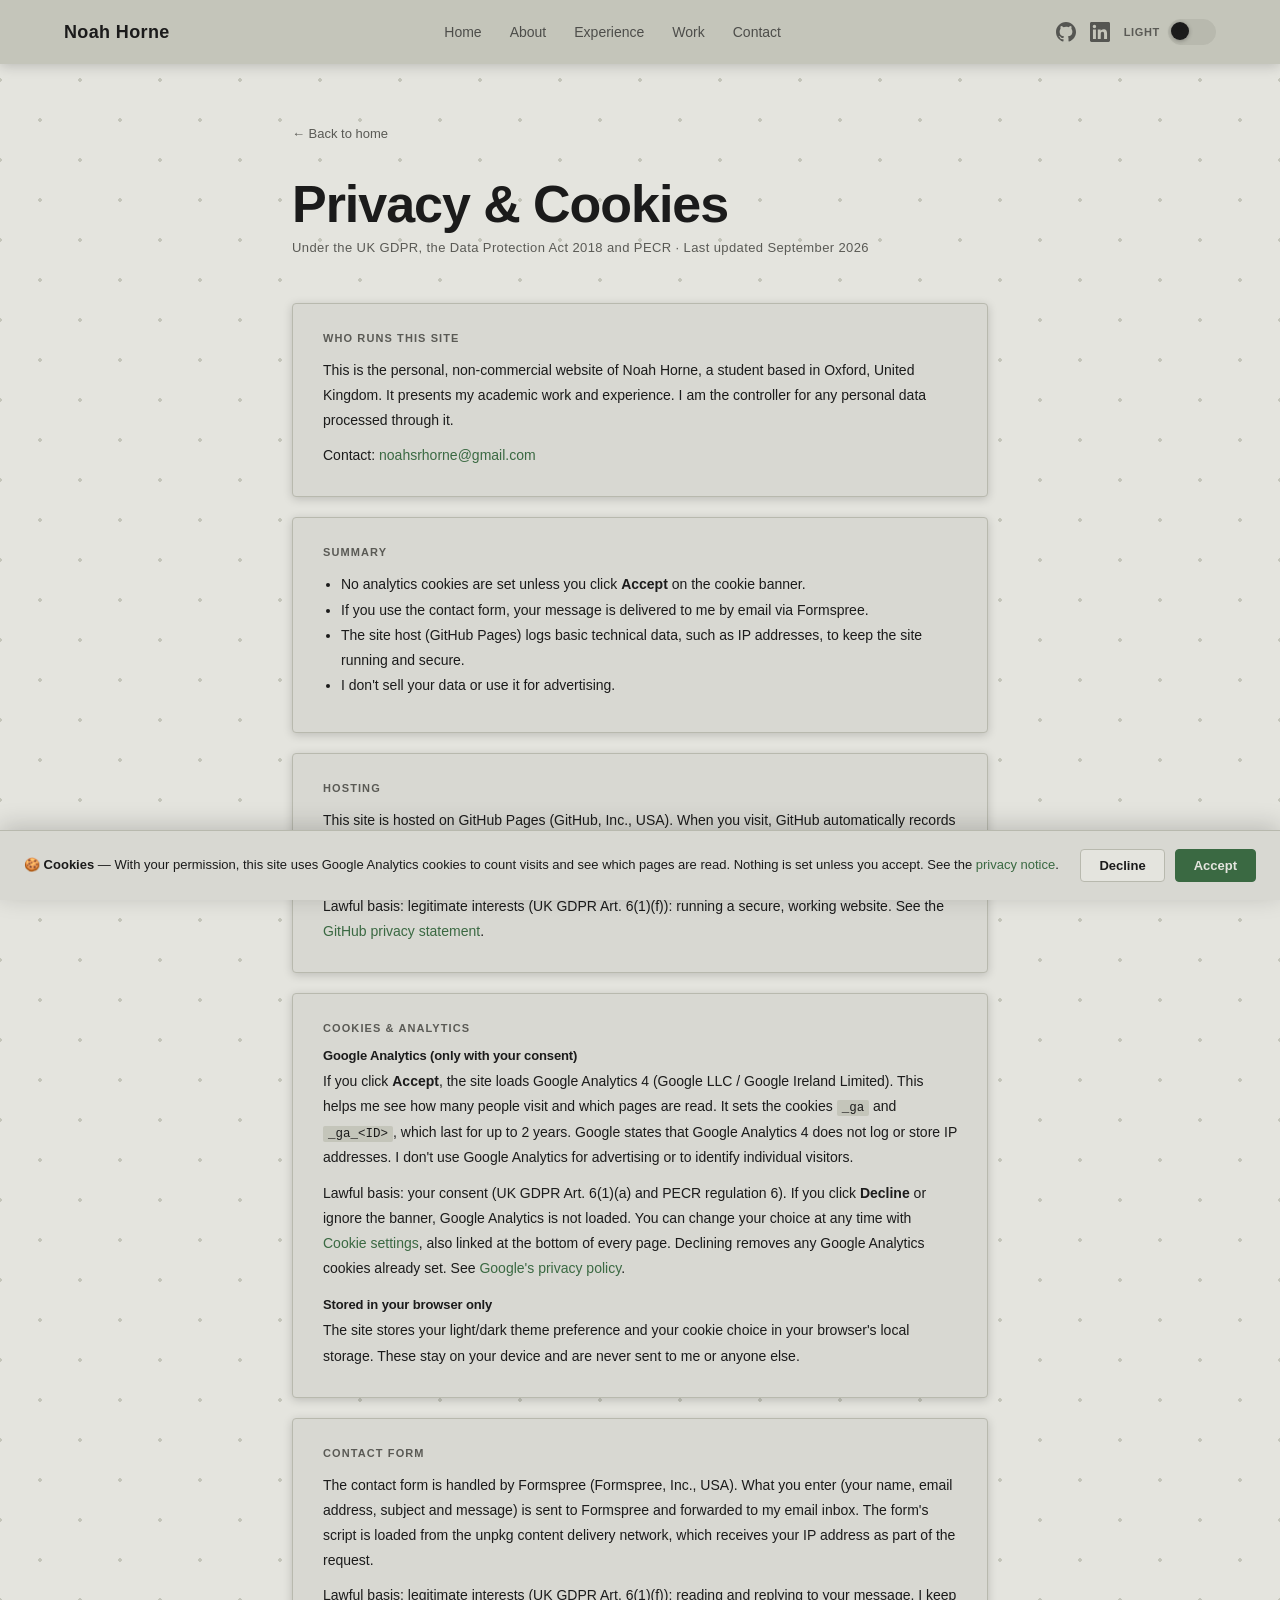
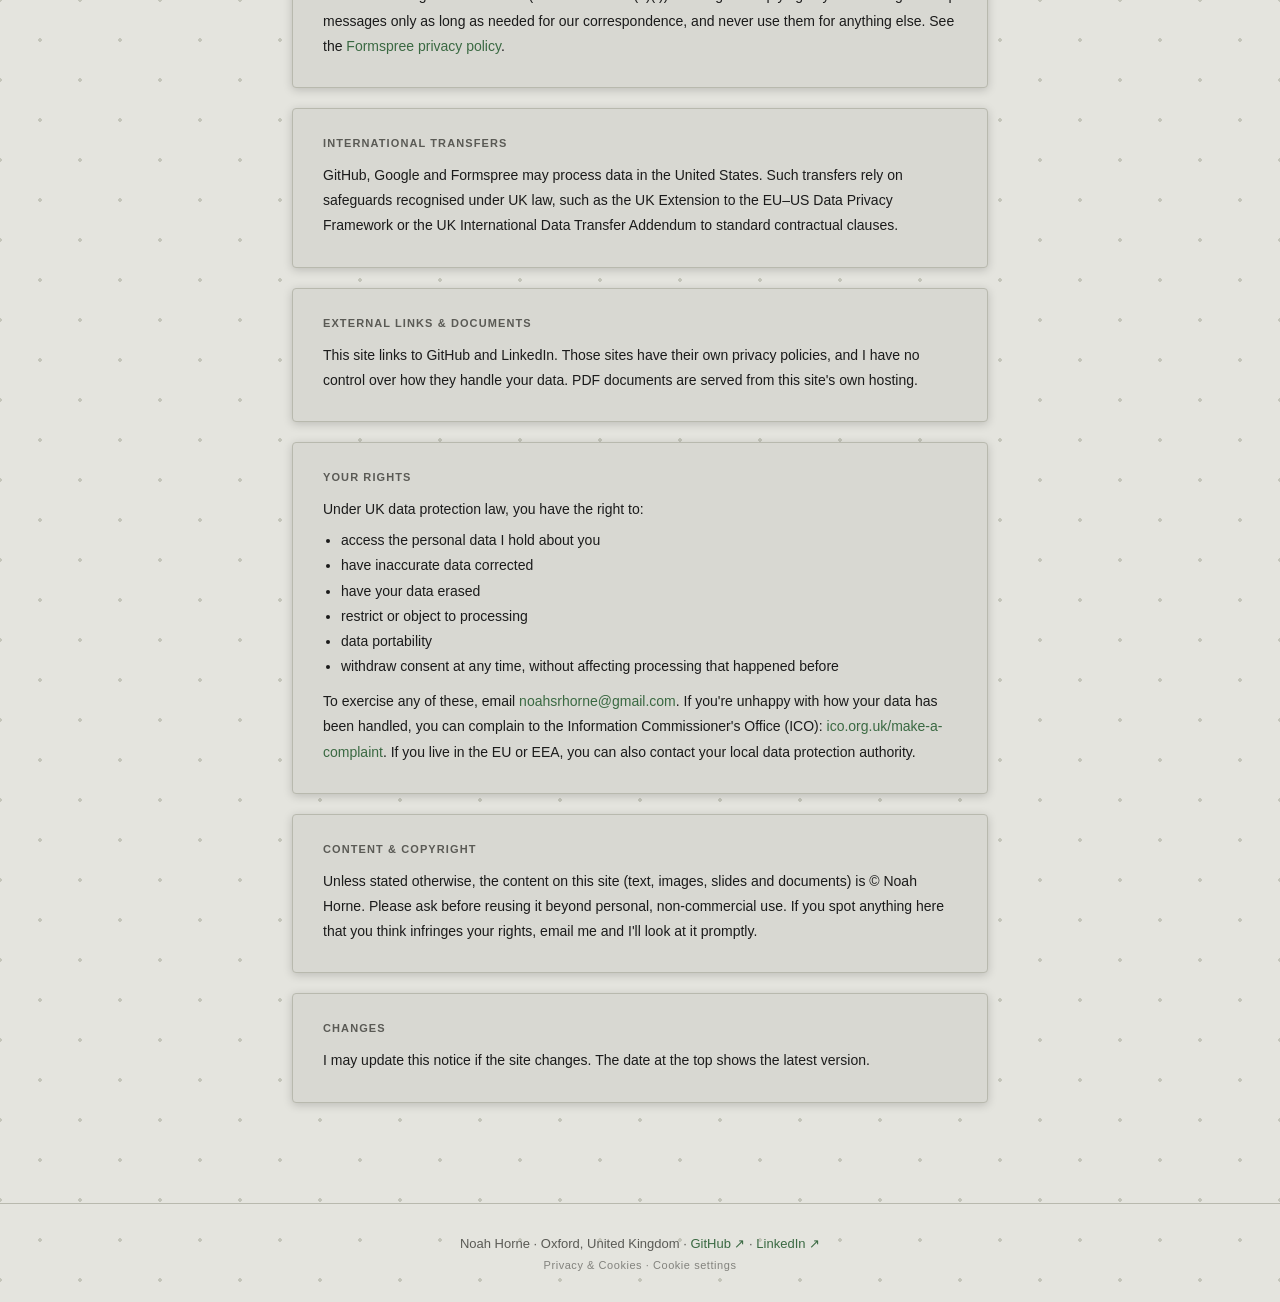
<file: privacy.html>
<!DOCTYPE html>
<html lang="en-GB">
<head>
  <!-- Prevent flash of wrong theme -->
  <script>
    (function(){
      var s = localStorage.getItem('theme');
      var d = window.matchMedia('(prefers-color-scheme: dark)').matches;
      if (s === 'dark' || (!s && d)) document.documentElement.classList.add('pre-dark');
    })();
  </script>
  <meta charset="UTF-8">
  <meta name="viewport" content="width=device-width, initial-scale=1.0" />
  <title>Privacy &amp; Cookies — Noah Horne</title>
  <link rel="stylesheet" href="style.css" />
  <style>
    .legal-page {
      max-width: 760px;
      margin: 0 auto;
      padding: calc(var(--header-h) + 60px) 32px 80px;
    }

    .legal-page h1 {
      font-size: clamp(28px, 5vw, 52px);
      line-height: 1.05;
      margin-bottom: 8px;
      letter-spacing: -0.02em;
    }

    .legal-subtitle {
      font-size: 13px;
      color: var(--muted);
      margin-bottom: 48px;
      letter-spacing: 0.03em;
    }

    .legal-section {
      background: var(--surface);
      border: 1px solid var(--border);
      border-radius: var(--radius);
      padding: 28px 30px;
      margin-bottom: 20px;
      box-shadow: 0 2px 10px var(--shadow);
    }

    .legal-section h2 {
      font-size: 11px;
      text-transform: uppercase;
      letter-spacing: 0.1em;
      font-weight: 700;
      color: var(--muted);
      margin-bottom: 14px;
    }

    .legal-section h3 {
      font-size: 13px;
      font-weight: 700;
      color: var(--text);
      margin: 16px 0 6px;
      letter-spacing: -0.01em;
    }

    .legal-section h3:first-of-type {
      margin-top: 0;
    }

    .legal-section p,
    .legal-section li {
      font-size: 14px;
      line-height: 1.8;
      color: var(--text);
    }

    .legal-section ul {
      padding-left: 18px;
      margin: 6px 0;
    }

    .legal-section a {
      color: var(--green);
      text-decoration: none;
    }

    .legal-section a:hover {
      text-decoration: underline;
    }

    .legal-section p + p {
      margin-top: 10px;
    }

    .legal-section code {
      font-size: 12.5px;
      background: var(--bg-dot);
      padding: 1px 5px;
      border-radius: 2px;
    }

    .legal-back {
      display: inline-flex;
      align-items: center;
      gap: 6px;
      font-size: 13px;
      color: var(--muted);
      text-decoration: none;
      margin-bottom: 36px;
      transition: color 0.2s;
    }

    .legal-back:hover {
      color: var(--green);
    }

    @media (max-width: 600px) {
      .legal-page {
        padding: calc(var(--header-h) + 36px) 18px 60px;
      }
      .legal-section {
        padding: 20px 18px;
      }
    }
  </style>
</head>
<body>

  <header id="site-header">
    <nav>
      <span class="nav-name">Noah Horne</span>
      <div class="nav-links">
        <a href="index.html">Home</a>
        <a href="index.html#about">About</a>
        <a href="index.html#experience">Experience</a>
        <a href="index.html#MyWork">Work</a>
        <a href="contact.html">Contact</a>
      </div>
      <div class="nav-social">
        <a href="https://github.com/nhorne7" target="_blank" class="nav-social-link" title="GitHub">
          <svg width="20" height="20" viewBox="0 0 24 24" fill="currentColor"><path d="M12 0C5.374 0 0 5.373 0 12c0 5.302 3.438 9.8 8.207 11.387.599.111.793-.261.793-.577v-2.234c-3.338.726-4.033-1.416-4.033-1.416-.546-1.387-1.333-1.756-1.333-1.756-1.089-.745.083-.729.083-.729 1.205.084 1.839 1.237 1.839 1.237 1.07 1.834 2.807 1.304 3.492.997.107-.775.418-1.305.762-1.604-2.665-.305-5.467-1.334-5.467-5.931 0-1.311.469-2.381 1.236-3.221-.124-.303-.535-1.524.117-3.176 0 0 1.008-.322 3.301 1.23A11.509 11.509 0 0112 5.803c1.02.005 2.047.138 3.006.404 2.291-1.552 3.297-1.23 3.297-1.23.653 1.653.242 2.874.118 3.176.77.84 1.235 1.911 1.235 3.221 0 4.609-2.807 5.624-5.479 5.921.43.372.823 1.102.823 2.222v3.293c0 .319.192.694.801.576C20.566 21.797 24 17.3 24 12c0-6.627-5.373-12-12-12z"/></svg>
        </a>
        <a href="https://www.linkedin.com/in/noah-horne" target="_blank" class="nav-social-link" title="LinkedIn">
          <svg width="20" height="20" viewBox="0 0 24 24" fill="currentColor"><path d="M20.447 20.452h-3.554v-5.569c0-1.328-.027-3.037-1.852-3.037-1.853 0-2.136 1.445-2.136 2.939v5.667H9.351V9h3.414v1.561h.046c.477-.9 1.637-1.85 3.37-1.85 3.601 0 4.267 2.37 4.267 5.455v6.286zM5.337 7.433a2.062 2.062 0 01-2.063-2.065 2.064 2.064 0 112.063 2.065zm1.782 13.019H3.555V9h3.564v11.452zM22.225 0H1.771C.792 0 0 .774 0 1.729v20.542C0 23.227.792 24 1.771 24h20.451C23.2 24 24 23.227 24 22.271V1.729C24 .774 23.2 0 22.222 0h.003z"/></svg>
        </a>

        <!-- Dark mode toggle -->
        <div class="theme-toggle-wrap" title="Toggle dark mode">
          <span class="theme-toggle-label" id="theme-label">LIGHT</span>
          <label class="theme-toggle" aria-label="Toggle dark mode">
            <input type="checkbox" id="theme-checkbox">
            <div class="theme-toggle-track"></div>
            <div class="theme-toggle-thumb">☀</div>
          </label>
        </div>
      </div>
    </nav>
  </header>

  <div class="legal-page">

    <a href="index.html" class="legal-back">← Back to home</a>

    <h1>Privacy &amp; Cookies</h1>
    <p class="legal-subtitle">Under the UK GDPR, the Data Protection Act 2018 and PECR · Last updated September 2026</p>

    <div class="legal-section">
      <h2>Who runs this site</h2>
      <p>
        This is the personal, non-commercial website of Noah Horne, a student based in Oxford, United Kingdom. It presents my academic work and experience. I am the controller for any personal data processed through it.
      </p>
      <p>
        Contact: <a href="mailto:noahsrhorne@gmail.com">noahsrhorne@gmail.com</a>
      </p>
    </div>

    <div class="legal-section">
      <h2>Summary</h2>
      <ul>
        <li>No analytics cookies are set unless you click <b>Accept</b> on the cookie banner.</li>
        <li>If you use the contact form, your message is delivered to me by email via Formspree.</li>
        <li>The site host (GitHub Pages) logs basic technical data, such as IP addresses, to keep the site running and secure.</li>
        <li>I don't sell your data or use it for advertising.</li>
      </ul>
    </div>

    <div class="legal-section">
      <h2>Hosting</h2>
      <p>
        This site is hosted on GitHub Pages (GitHub, Inc., USA). When you visit, GitHub automatically records technical information your browser sends, including your IP address, browser type, referring page and the time of the request. GitHub uses this to deliver the site and protect it from abuse.
      </p>
      <p>
        Lawful basis: legitimate interests (UK GDPR Art. 6(1)(f)): running a secure, working website. See the <a href="https://docs.github.com/en/site-policy/privacy-policies/github-general-privacy-statement" target="_blank" rel="noopener noreferrer">GitHub privacy statement</a>.
      </p>
    </div>

    <div class="legal-section">
      <h2>Cookies &amp; analytics</h2>
      <h3>Google Analytics (only with your consent)</h3>
      <p>
        If you click <b>Accept</b>, the site loads Google Analytics 4 (Google LLC / Google Ireland Limited). This helps me see how many people visit and which pages are read. It sets the cookies <code>_ga</code> and <code>_ga_&lt;ID&gt;</code>, which last for up to 2 years. Google states that Google Analytics 4 does not log or store IP addresses. I don't use Google Analytics for advertising or to identify individual visitors.
      </p>
      <p>
        Lawful basis: your consent (UK GDPR Art. 6(1)(a) and PECR regulation 6). If you click <b>Decline</b> or ignore the banner, Google Analytics is not loaded. You can change your choice at any time with <a href="#" data-cookie-settings>Cookie settings</a>, also linked at the bottom of every page. Declining removes any Google Analytics cookies already set. See <a href="https://policies.google.com/privacy" target="_blank" rel="noopener noreferrer">Google's privacy policy</a>.
      </p>
      <h3>Stored in your browser only</h3>
      <p>
        The site stores your light/dark theme preference and your cookie choice in your browser's local storage. These stay on your device and are never sent to me or anyone else.
      </p>
    </div>

    <div class="legal-section">
      <h2>Contact form</h2>
      <p>
        The contact form is handled by Formspree (Formspree, Inc., USA). What you enter (your name, email address, subject and message) is sent to Formspree and forwarded to my email inbox. The form's script is loaded from the unpkg content delivery network, which receives your IP address as part of the request.
      </p>
      <p>
        Lawful basis: legitimate interests (UK GDPR Art. 6(1)(f)): reading and replying to your message. I keep messages only as long as needed for our correspondence, and never use them for anything else. See the <a href="https://formspree.io/legal/privacy-policy" target="_blank" rel="noopener noreferrer">Formspree privacy policy</a>.
      </p>
    </div>

    <div class="legal-section">
      <h2>International transfers</h2>
      <p>
        GitHub, Google and Formspree may process data in the United States. Such transfers rely on safeguards recognised under UK law, such as the UK Extension to the EU–US Data Privacy Framework or the UK International Data Transfer Addendum to standard contractual clauses.
      </p>
    </div>

    <div class="legal-section">
      <h2>External links &amp; documents</h2>
      <p>
        This site links to GitHub and LinkedIn. Those sites have their own privacy policies, and I have no control over how they handle your data. PDF documents are served from this site's own hosting.
      </p>
    </div>

    <div class="legal-section">
      <h2>Your rights</h2>
      <p>Under UK data protection law, you have the right to:</p>
      <ul>
        <li>access the personal data I hold about you</li>
        <li>have inaccurate data corrected</li>
        <li>have your data erased</li>
        <li>restrict or object to processing</li>
        <li>data portability</li>
        <li>withdraw consent at any time, without affecting processing that happened before</li>
      </ul>
      <p style="margin-top:10px;">
        To exercise any of these, email <a href="mailto:noahsrhorne@gmail.com">noahsrhorne@gmail.com</a>. If you're unhappy with how your data has been handled, you can complain to the Information Commissioner's Office (ICO): <a href="https://ico.org.uk/make-a-complaint/" target="_blank" rel="noopener noreferrer">ico.org.uk/make-a-complaint</a>. If you live in the EU or EEA, you can also contact your local data protection authority.
      </p>
    </div>

    <div class="legal-section">
      <h2>Content &amp; copyright</h2>
      <p>
        Unless stated otherwise, the content on this site (text, images, slides and documents) is © Noah Horne. Please ask before reusing it beyond personal, non-commercial use. If you spot anything here that you think infringes your rights, email me and I'll look at it promptly.
      </p>
    </div>

    <div class="legal-section">
      <h2>Changes</h2>
      <p>
        I may update this notice if the site changes. The date at the top shows the latest version.
      </p>
    </div>

  </div>

  <footer>
    <p>Noah Horne · Oxford, United Kingdom · <a href="https://github.com/nhorne7" target="_blank">GitHub ↗</a> · <a href="https://www.linkedin.com/in/noah-horne" target="_blank">LinkedIn ↗</a></p>
    <p class="footer-legal">
      <a href="privacy.html">Privacy &amp; Cookies</a> · <a href="#" data-cookie-settings>Cookie settings</a>
    </p>
  </footer>

  <!-- COOKIE CONSENT BANNER -->
  <div id="cookie-banner" class="hidden" role="region" aria-label="Cookie consent">
    <div class="cookie-text">
      <strong>🍪 Cookies</strong> — With your permission, this site uses Google Analytics cookies to count visits and see which pages are read. Nothing is set unless you accept. See the <a href="privacy.html">privacy notice</a>.
    </div>
    <div class="cookie-actions">
      <button class="cookie-btn decline" id="cookie-decline">Decline</button>
      <button class="cookie-btn accept" id="cookie-accept">Accept</button>
    </div>
  </div>

  <script src="consent.js"></script>
  <script src="main.js"></script>
  <script>
    (function() {
      const body     = document.body;
      const checkbox = document.getElementById('theme-checkbox');
      const label    = document.getElementById('theme-label');
      const thumb    = document.querySelector('.theme-toggle-thumb');
      function setDark(on, save) {
        if (on) { body.classList.add('dark-mode'); checkbox.checked=true; if(label) label.textContent='DARK'; if(thumb) thumb.textContent='☾'; }
        else    { body.classList.remove('dark-mode'); checkbox.checked=false; if(label) label.textContent='LIGHT'; if(thumb) thumb.textContent='☀'; }
        if (save) localStorage.setItem('theme', on ? 'dark' : 'light');
      }
      const saved = localStorage.getItem('theme');
      const prefersDark = window.matchMedia('(prefers-color-scheme: dark)').matches;
      setDark(saved ? saved === 'dark' : prefersDark, false);
      checkbox.addEventListener('change', () => setDark(checkbox.checked, true));
    })();
  </script>
</body>
</html>
</file>
<file: style.css>
/* =============================================
   RESET & BASE
   ============================================= */
*, *::before, *::after {
  margin: 0;
  padding: 0;
  box-sizing: border-box;
}

:root {
  --bg:       #E4E4DE;
  --bg-dot:   #C4C5BA;
  --surface:  #D8D8D2;
  --border:   #B8B9AE;
  --text:     #1B1B1B;
  --muted:    #5a5a55;
  --green:    rgb(58, 105, 66);
  --green-lt: rgba(58,105,66,0.12);
  --shadow:   rgba(0,0,0,0.18);
  --header-h: 64px;
  --radius:   4px;
  --theme-transition: background-color 0.5s ease, color 0.5s ease, border-color 0.5s ease, box-shadow 0.5s ease;
}

/* =============================================
   DARK MODE — chalkboard theme
   ============================================= */
body.dark-mode {
  --bg:         #264941;
  --bg-dot:     #8c8a80;
  --surface:    #1e3c35;
  --border:     #3a6358;
  --text:       #e8e6d9;
  --muted:      #a8b8b2;
  --green:      #8fd4a0;
  --green-lt:   rgba(143,212,160,0.18);
  --shadow:     rgba(0,0,0,0.55);
}

body:not(.dark-mode) {
  --header-bg: var(--bg-dot);
  --tag-bg:    var(--bg-dot);
  --tag-color: var(--text);
}

body.dark-mode {
  --header-bg: #1a3329;
  --tag-bg:    rgba(143,212,160,0.18);
  --tag-color: #8fd4a0;
}

/* Smooth transitions for all themed elements */
body, html, #site-header, .exp-card, .work-item, .flag-card, .quick-facts,
.contact-info-card, .contact-form-card, .contact-social-btn,
footer, .nav-links a, .nav-social-link, .nav-name,
#about, #experience, #MyWork, .legal-section,
.pill-btn, .pill-btn-2, .pill-outline,
.form-group input, .form-group textarea, .form-group select {
  transition: var(--theme-transition);
}

/* =============================================
   DARK MODE TOGGLE SLIDER
   ============================================= */
.theme-toggle-wrap {
  display: flex;
  align-items: center;
  gap: 8px;
  flex-shrink: 0;
}

.theme-toggle-label {
  font-size: 11px;
  font-weight: 600;
  letter-spacing: 0.06em;
  color: var(--muted);
  transition: color 0.4s ease;
  user-select: none;
  white-space: nowrap;
}

.theme-toggle {
  position: relative;
  width: 48px;
  height: 26px;
  cursor: pointer;
  flex-shrink: 0;
}

.theme-toggle input {
  opacity: 0;
  width: 0;
  height: 0;
  position: absolute;
}

.theme-toggle-track {
  position: absolute;
  inset: 0;
  border-radius: 13px;
  background: var(--border);
  border: 1.5px solid var(--border);
  transition: background 0.4s ease, border-color 0.4s ease;
  overflow: hidden;
}

body.dark-mode .theme-toggle-track {
  background: #1a3329;
  border-color: #3a6358;
}

.theme-toggle-track::before {
  content: '★ ·';
  position: absolute;
  left: 5px;
  top: 50%;
  transform: translateY(-50%);
  font-size: 7px;
  letter-spacing: 1px;
  color: #8fd4a0;
  opacity: 0;
  transition: opacity 0.4s ease;
}

body.dark-mode .theme-toggle-track::before {
  opacity: 1;
}

.theme-toggle-thumb {
  position: absolute;
  top: 3px;
  left: 3px;
  width: 18px;
  height: 18px;
  border-radius: 50%;
  background: var(--text);
  transition: transform 0.4s cubic-bezier(0.34, 1.56, 0.64, 1), background 0.4s ease, box-shadow 0.4s ease;
  display: flex;
  align-items: center;
  justify-content: center;
  font-size: 10px;
  line-height: 1;
  box-shadow: 0 1px 4px rgba(0,0,0,0.3);
}

body.dark-mode .theme-toggle-thumb {
  transform: translateX(22px);
  background: #8fd4a0;
  box-shadow: 0 1px 6px rgba(143,212,160,0.4);
}

/* =============================================
   COOKIE CONSENT BANNER
   ============================================= */
#cookie-banner {
  position: fixed;
  bottom: 0;
  left: 0;
  right: 0;
  z-index: 9999;
  background: var(--surface);
  border-top: 1px solid var(--border);
  box-shadow: 0 -4px 24px var(--shadow);
  padding: 18px 24px;
  display: flex;
  align-items: center;
  gap: 20px;
  flex-wrap: wrap;
  transform: translateY(0);
  transition: transform 0.4s ease, opacity 0.4s ease, background-color 0.5s ease, border-color 0.5s ease;
}

#cookie-banner.hidden {
  transform: translateY(110%);
  opacity: 0;
  pointer-events: none;
}

.cookie-text {
  flex: 1;
  min-width: 240px;
  font-size: 13px;
  line-height: 1.6;
  color: var(--text);
}

.cookie-text strong { font-weight: 700; }
.cookie-text a { color: var(--green); text-decoration: none; }
.cookie-text a:hover { text-decoration: underline; }

.cookie-actions {
  display: flex;
  gap: 10px;
  flex-shrink: 0;
}

.cookie-btn {
  padding: 8px 18px;
  border-radius: var(--radius);
  font-size: 13px;
  font-weight: 600;
  cursor: pointer;
  border: 1.5px solid var(--border);
  background: var(--bg);
  color: var(--text);
  transition: background 0.2s, color 0.2s, border-color 0.2s, transform 0.15s;
  font-family: inherit;
}

.cookie-btn:hover { transform: translateY(-1px); }

.cookie-btn.accept {
  background: var(--green);
  color: var(--bg);
  border-color: var(--green);
}

.cookie-btn.accept:hover { opacity: 0.88; }
.cookie-btn.decline:hover { border-color: var(--text); background: var(--surface); }

html { scroll-behavior: smooth; background-color: var(--bg); transition: background-color 0.5s ease; }

html, body {
  width: 100%;
  min-height: 100%;
  overflow-x: hidden;
  background-color: var(--bg);
  background-image:
    radial-gradient(var(--bg-dot) 2px, transparent 2px),
    radial-gradient(var(--bg-dot) 2px, var(--bg) 2px);
  background-size: 80px 80px;
  background-position: 0 0, 40px 40px;
  font-family: Helvetica, Arial, sans-serif;
  color: var(--text);
  transition: background-color 0.5s ease, color 0.5s ease;
}

/* =============================================
   HEADER / NAV
   ============================================= */
#site-header {
  height: var(--header-h);
  background: var(--header-bg);
  position: fixed;
  top: 0; left: 0;
  width: 100%;
  z-index: 100;
  box-shadow: 0 2px 12px var(--shadow);
}

#site-header nav {
  max-width: 1200px;
  margin: 0 auto;
  height: 100%;
  display: flex;
  align-items: center;
  justify-content: space-between;
  padding: 0 24px;
  gap: 16px;
}

.nav-name {
  font-size: 18px;
  font-weight: 700;
  letter-spacing: 0.02em;
  flex-shrink: 0;
}

.nav-links {
  display: flex;
  gap: 28px;
}

.nav-links a {
  text-decoration: none;
  color: var(--text);
  font-size: 14px;
  font-weight: 500;
  opacity: 0.7;
  transition: opacity 0.2s;
}

.nav-links a:hover { opacity: 1; }

.nav-social {
  display: flex;
  gap: 14px;
  align-items: center;
  flex-shrink: 0;
}

.nav-social-link {
  color: var(--text);
  opacity: 0.65;
  transition: opacity 0.2s, transform 0.15s;
  display: flex;
  align-items: center;
}

.nav-social-link:hover { opacity: 1; transform: translateY(-1px); }

/* =============================================
   PENDULUM / HERO
   ============================================= */
#main-container {
  padding-top: var(--header-h);
}

/* #intro is the attractor host — needs relative positioning */
#intro {
  position: relative;
}

/* Rucklidge attractor — fills #intro behind text and photo */
#attractor-canvas {
  position: absolute;
  top: 0;
  left: 0;
  width: 100%;
  height: 100%;
  pointer-events: none;
  z-index: 0;
  display: block;
}

/* Lift pendulum box above attractor (precaution) */
#pendulum-box {
  position: relative;
  z-index: 1;
}

/* Lift intro content above the canvas */
#intro .content,
#intro-image {
  position: relative;
  z-index: 1;
}

#pendulum-box {
  width: 100%;
  background: transparent;
  /* Pull canvas upward so letters hang behind the header */
  margin-top: -40px;
}

#pendulums {
  display: block;
  width: 100%;
  height: 295px;
}

/* =============================================
   INTRO
   ============================================= */
@keyframes fadeSlideRight {
  from { opacity: 0; transform: translateX(-40px); }
  to   { opacity: 1; transform: translateX(0); }
}
@keyframes fadeSlideLeft {
  from { opacity: 0; transform: translateX(40px); }
  to   { opacity: 1; transform: translateX(0); }
}
@keyframes fadeUp {
  from { opacity: 0; transform: translateY(16px); }
  to   { opacity: 1; transform: translateY(0); }
}

#intro {
  display: flex;
  flex-direction: row;
  align-items: center;
  justify-content: center;
  gap: 60px;
  padding: 16px 40px 56px;
  max-width: 1000px;
  margin: 0 auto;
}

#intro .content h1 {
  font-size: clamp(44px, 6vw, 76px);
  line-height: 1.05;
  opacity: 0;
  animation: fadeSlideRight 1.4s ease forwards 0.4s;
}

#intro .content p {
  font-size: clamp(15px, 2vw, 19px);
  color: var(--muted);
  margin-top: 12px;
  opacity: 0;
  animation: fadeSlideRight 1.4s ease forwards 1.6s;
}

.intro-links {
  display: flex;
  gap: 12px;
  margin-top: 22px;
  flex-wrap: wrap;
  opacity: 0;
  animation: fadeUp 1s ease forwards 2.6s;
}

/* "Now at Oxford" status badge above the intro heading */
.status-badge {
  display: inline-flex;
  align-items: center;
  gap: 9px;
  margin-bottom: 16px;
  padding: 6px 13px;
  border: 1px solid var(--green);
  border-radius: 999px;
  background: var(--green-lt);
  color: var(--green);
  font-size: 13px;
  font-weight: 600;
  line-height: 1.35;
  text-decoration: none;
  opacity: 0;
  animation: fadeUp 1s ease forwards 0.2s;
  transition: transform 0.15s, background 0.2s;
}
.status-badge:hover { transform: translateY(-2px); }
.status-dot {
  flex-shrink: 0;
  width: 8px;
  height: 8px;
  border-radius: 50%;
  background: var(--green);
  box-shadow: 0 0 0 0 var(--green);
  animation: statusPulse 2.4s ease-out infinite;
}
@keyframes statusPulse {
  0%   { box-shadow: 0 0 0 0 var(--green-lt); }
  70%  { box-shadow: 0 0 0 7px transparent; }
  100% { box-shadow: 0 0 0 0 transparent; }
}
@media (prefers-reduced-motion: reduce) {
  .status-dot { animation: none; }
}

#intro-image {
  flex-shrink: 0;
  opacity: 0;
  animation: fadeSlideLeft 1.4s ease forwards 0.8s;
}

#intro-image img {
  width: clamp(200px, 28vw, 340px);
  height: auto;
  border-radius: var(--radius);
  box-shadow: 0 6px 24px var(--shadow);
  display: block;
  object-fit: cover;
  aspect-ratio: 3/4;
}

/* =============================================
   PILL BUTTONS
   ============================================= */
.pill-btn {
  display: inline-block;
  padding: 9px 20px;
  border-radius: var(--radius);
  font-size: 14px;
  font-weight: 600;
  background: var(--text);
  color: var(--bg);
  text-decoration: none;
  border: 2px solid var(--text);
  cursor: pointer;
  transition: background 0.2s, color 0.2s, transform 0.15s;
  font-family: inherit;
}

.pill-btn:hover {
  background: var(--green);
  border-color: var(--green);
  transform: translateY(-2px);
}

.pill-btn-2 {
  display: inline-block;
  padding: 9px 20px;
  border-radius: var(--radius);
  font-size: 14px;
  font-weight: 600;
  background: var(--text);
  color: var(--bg);
  text-decoration: none;
  border: 2px solid var(--text);
  cursor: pointer;
  transition: background 0.2s, color 0.2s, transform 0.15s;
  font-family: inherit;
}

.pill-btn-2:hover {
  background: var(--green);
  border-color: var(--green);
  transform: translateY(-2px);
}

.pill-outline {
  background: transparent;
  color: var(--text);
}

.pill-outline:hover {
  background: var(--green);
  color: var(--bg);
  border-color: var(--green);
}

/* =============================================
   SECTION CANVAS (spring headers)
   ============================================= */
.section-canvas-wrap {
  width: 100%;
}

.section-canvas-wrap canvas {
  display: block;
  width: 100%;
  height: 120px;
  touch-action: none;
}

/* =============================================
   ABOUT
   ============================================= */
#about { width: 100%; }

.about-body {
  display: flex;
  gap: 40px;
  max-width: 1100px;
  margin: 0 auto;
  padding: 32px 32px 56px;
  align-items: flex-start;
}

.about-flag-col {
  flex-shrink: 0;
  width: 200px;
  display: flex;
  flex-direction: column;
  gap: 8px;
}

.flag-card {
  background: var(--surface);
  border: 1px solid var(--border);
  border-radius: var(--radius);
  padding: 8px 12px;
  display: flex;
  align-items: center;
  gap: 10px;
  box-shadow: 0 2px 8px var(--shadow);
  font-size: 13px;
  font-weight: 600;
  transition: transform 0.2s, box-shadow 0.2s;
}

.flag-card:hover { transform: translateY(-2px); box-shadow: 0 6px 16px var(--shadow); }
.flag-emoji { font-size: 20px; }

.quick-facts {
  background: var(--surface);
  border: 1px solid var(--border);
  border-radius: var(--radius);
  padding: 14px;
  display: flex;
  flex-direction: column;
  gap: 10px;
  margin-top: 4px;
  box-shadow: 0 2px 8px var(--shadow);
}

.fact { display: flex; flex-direction: column; gap: 2px; }
.fact-label { font-size: 10px; text-transform: uppercase; letter-spacing: 0.08em; color: var(--muted); font-weight: 700; }
.fact-val { font-size: 13px; font-weight: 600; }

.about-text-col { flex: 1; }
.about-text-col p { line-height: 1.7; font-size: 15px; color: var(--text); margin-bottom: 1.3em; }

/* =============================================
   EXPERIENCE SECTION
   ============================================= */
#experience { width: 100%; }

.experience-grid {
  display: grid;
  grid-template-columns: repeat(auto-fill, minmax(300px, 1fr));
  gap: 20px;
  max-width: 1100px;
  margin: 0 auto;
  padding: 32px 32px 64px;
}

.exp-card {
  background: var(--surface);
  border: 1px solid var(--border);
  border-radius: var(--radius);
  padding: 22px;
  box-shadow: 0 2px 10px var(--shadow);
  transition: transform 0.25s ease, box-shadow 0.25s ease;
  opacity: 0;
  transform: translateY(24px);
}

.exp-card.visible {
  opacity: 1;
  transform: translateY(0);
  transition: opacity 0.5s ease, transform 0.5s ease, box-shadow 0.25s ease;
}

.exp-card:hover { transform: translateY(-5px); box-shadow: 0 10px 28px var(--shadow); }

.exp-card--future { border-style: dashed; opacity: 0.7; }
.exp-card--future.visible { opacity: 0.85; }

.exp-tag {
  display: inline-block;
  font-size: 11px;
  font-weight: 700;
  text-transform: uppercase;
  letter-spacing: 0.08em;
  background: var(--green-lt);
  color: var(--green);
  border-radius: 2px;
  padding: 3px 8px;
  margin-bottom: 6px;
}

.exp-tag--future { background: var(--green-lt); color: var(--muted); }
.exp-card--current { border-color: var(--green); box-shadow: 0 2px 10px var(--shadow), inset 3px 0 0 var(--green); }
.exp-card--current:hover { box-shadow: 0 10px 28px var(--shadow), inset 3px 0 0 var(--green); }
.exp-where { font-size: 12px; color: var(--muted); margin-bottom: 4px; font-weight: 500; }
.exp-title { font-size: 17px; font-weight: 700; margin-bottom: 10px; line-height: 1.3; }
.exp-desc { font-size: 13.5px; line-height: 1.6; color: var(--muted); margin-bottom: 14px; }

.exp-tags { display: flex; flex-wrap: wrap; gap: 5px; margin-bottom: 10px; }
.exp-tags span {
  font-size: 11px;
  background: var(--tag-bg);
  border-radius: 2px;
  padding: 3px 7px;
  font-weight: 600;
  color: var(--tag-color);
  transition: background 0.5s ease, color 0.5s ease;
}

.exp-date { font-size: 12px; color: var(--muted); margin-bottom: 10px; }
.exp-link { font-size: 13px; font-weight: 600; color: var(--green); text-decoration: none; }
.exp-link:hover { text-decoration: underline; }

/* =============================================
   GALLERY (thumbnail strip on cards)
   ============================================= */
.gallery-strip {
  display: flex;
  gap: 6px;
  margin-top: 14px;
  flex-wrap: nowrap;
  overflow-x: auto;
}

.gallery-thumb {
  width: 68px;
  height: 52px;
  object-fit: cover;
  border-radius: 2px;
  cursor: pointer;
  border: 2px solid transparent;
  flex-shrink: 0;
  transition: border-color 0.15s, transform 0.15s;
}

.gallery-thumb:hover {
  border-color: var(--green);
  transform: translateY(-2px);
}

/* =============================================
   LIGHTBOX
   ============================================= */
.lightbox {
  position: fixed;
  inset: 0;
  z-index: 1000;
  display: flex;
  align-items: center;
  justify-content: center;
}

.lightbox-backdrop {
  position: absolute;
  inset: 0;
  background: rgba(0,0,0,0.82);
  backdrop-filter: blur(6px);
  -webkit-backdrop-filter: blur(6px);
}

.lightbox-content {
  position: relative;
  z-index: 1;
  display: flex;
  flex-direction: column;
  align-items: center;
  gap: 14px;
  max-width: 90vw;
  max-height: 90vh;
}

.lb-img {
  max-width: min(700px, 88vw);
  max-height: 75vh;
  object-fit: contain;
  border-radius: var(--radius);
  display: block;
  box-shadow: 0 8px 40px rgba(0,0,0,0.5);
}

.lb-close {
  position: absolute;
  top: -44px;
  right: 0;
  background: none;
  border: none;
  color: #fff;
  font-size: 24px;
  cursor: pointer;
  line-height: 1;
  opacity: 0.8;
  transition: opacity 0.15s;
}
.lb-close:hover { opacity: 1; }

.lb-prev, .lb-next {
  position: absolute;
  top: 50%;
  transform: translateY(-50%);
  background: rgba(255,255,255,0.15);
  border: none;
  color: #fff;
  font-size: 36px;
  cursor: pointer;
  padding: 8px 14px;
  line-height: 1;
  border-radius: 2px;
  transition: background 0.15s;
}
.lb-prev { left: -64px; }
.lb-next { right: -64px; }
.lb-prev:hover, .lb-next:hover { background: rgba(255,255,255,0.3); }

.lb-dots {
  display: flex;
  gap: 8px;
}

.lb-dot {
  width: 8px;
  height: 8px;
  border-radius: 50%;
  background: rgba(255,255,255,0.4);
  cursor: pointer;
  border: none;
  transition: background 0.15s;
}
.lb-dot.active { background: #fff; }

/* =============================================
   MY WORK SECTION
   ============================================= */
#MyWork { width: 100%; }

.work-grid {
  display: flex;
  flex-direction: column;
  gap: 24px;
  max-width: 900px;
  margin: 0 auto;
  padding: 32px 32px 64px;
}

.work-item {
  background: var(--surface);
  border: 1px solid var(--border);
  border-radius: var(--radius);
  padding: 26px;
  box-shadow: 0 2px 10px var(--shadow);
  transition: box-shadow 0.2s;
}

.work-item:hover { box-shadow: 0 8px 28px var(--shadow); }
.work-item h2 { font-size: 20px; margin-bottom: 10px; }
.work-item h2 a { color: var(--text); text-decoration: none; }
.work-item h2 a:hover { color: var(--green); }
.work-item p { font-size: 14px; line-height: 1.65; color: var(--muted); margin-bottom: 16px; }

.work-actions { display: flex; gap: 10px; flex-wrap: wrap; margin-bottom: 6px; }

.iframe-wrap {
  margin-top: 18px;
  overflow: hidden;
  border: 1px solid var(--border);
  border-radius: var(--radius);
}

.iframe-wrap iframe {
  display: block;
  width: 100%;
  height: 500px;
  border: none;
}

/* =============================================
   FOOTER
   ============================================= */
footer {
  text-align: center;
  padding: 32px 20px;
  font-size: 13px;
  color: var(--muted);
  border-top: 1px solid var(--border);
}
footer a { color: var(--green); text-decoration: none; }
footer a:hover { text-decoration: underline; }

.footer-legal {
  margin-top: 8px;
  font-size: 11px;
  letter-spacing: 0.05em;
  opacity: 0.7;
}

.footer-legal a {
  color: var(--muted);
  text-decoration: none;
  transition: color 0.2s;
}

.footer-legal a:hover {
  color: var(--green);
  text-decoration: none;
}

/* =============================================
   RESPONSIVE
   ============================================= */
@media (max-width: 768px) {
  #intro {
    flex-direction: column-reverse;
    text-align: center;
    gap: 28px;
    padding: 12px 20px 40px;
  }

  .intro-links { justify-content: center; }
  #intro-image img { width: min(220px, 68vw); }

  .about-body { flex-direction: column; padding: 20px 16px 40px; }
  .about-flag-col { width: 100%; flex-direction: row; flex-wrap: wrap; }
  .flag-card { flex: 1; min-width: 110px; }
  .quick-facts { flex-direction: row; flex-wrap: wrap; width: 100%; }
  .fact { flex: 1; min-width: 90px; }

  .experience-grid { grid-template-columns: 1fr; padding: 16px 14px 48px; }
  .work-grid { padding: 16px 14px 48px; }

  .lb-prev { left: -44px; font-size: 28px; }
  .lb-next { right: -44px; font-size: 28px; }

  .nav-links { gap: 14px; }
  .nav-links a { font-size: 12px; }
}

@media (max-width: 520px) {
  .nav-links a:nth-child(3),
  .nav-links a:nth-child(4) { display: none; }
  .lb-prev { left: -36px; }
  .lb-next { right: -36px; }
}

/* Pre-dark: apply before JS loads to prevent flash */
html.pre-dark body { --bg:#264941; --bg-dot:#536b4f; --surface:#1e3c35; --border:#3a6358; --text:#e8e6d9; --muted:#a8b8b2; --green:#8fd4a0; --green-lt:rgba(143,212,160,0.18); --shadow:rgba(0,0,0,0.55); }
html.pre-dark body { background-color: #264941; color: #e8e6d9; }
html.pre-dark { background-color: #264941; }
</file>
